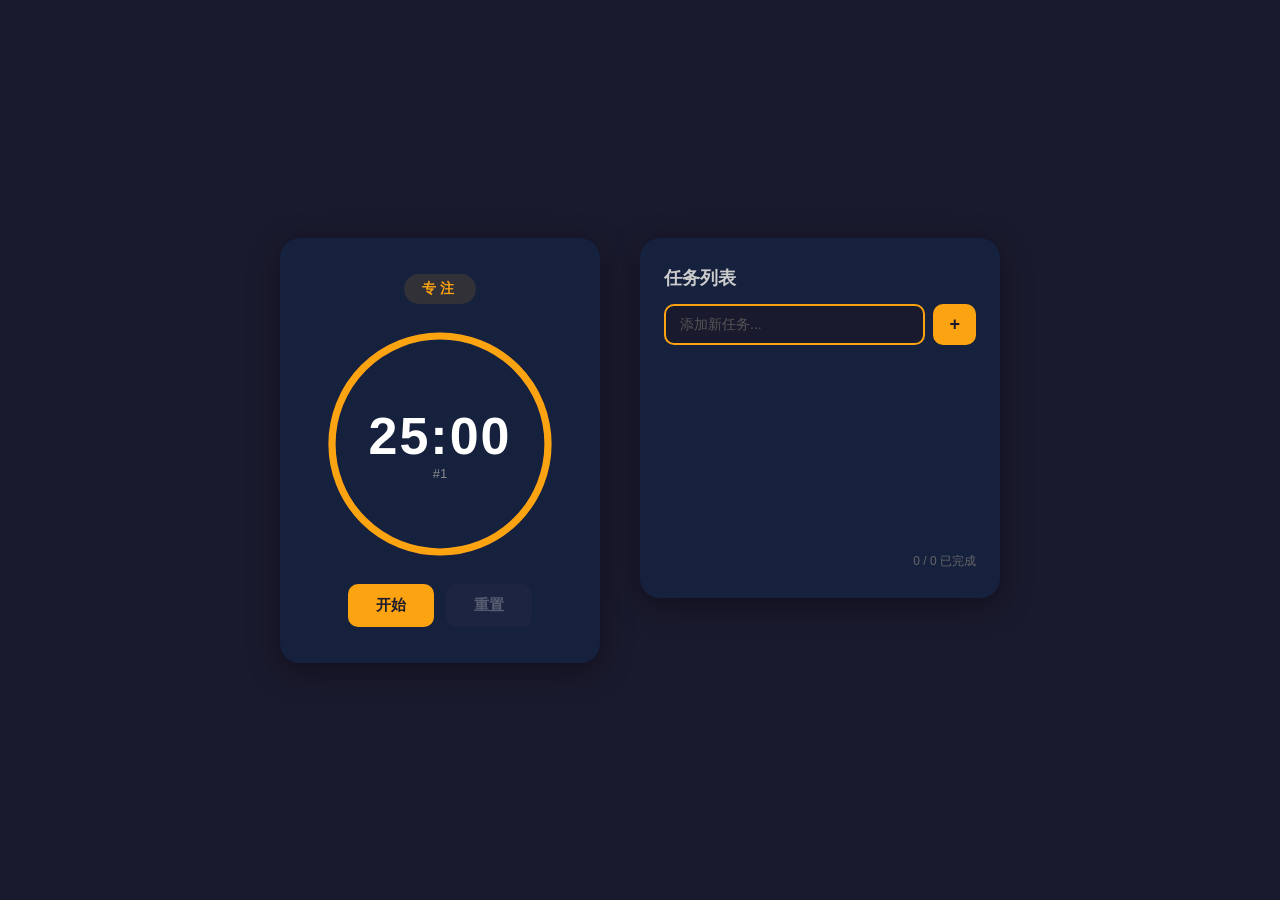
<file: pomodoro/index.html>
<!DOCTYPE html>
<html lang="zh-CN">
<head>
  <meta charset="UTF-8">
  <meta name="viewport" content="width=device-width, initial-scale=1.0">
  <title>番茄钟</title>
  <link rel="stylesheet" href="style.css">
</head>
<body>
  <div class="container">
    <main class="timer-panel">
      <div class="phase-indicator" id="phase-label">专注</div>
      <div class="timer-ring">
        <svg viewBox="0 0 200 200">
          <circle class="track" cx="100" cy="100" r="90" />
          <circle class="progress" id="progress-ring" cx="100" cy="100" r="90"
                  stroke-dasharray="565.49" stroke-dashoffset="0" />
        </svg>
        <div class="timer-display">
          <span class="time" id="timer-display">25:00</span>
          <span class="cycle-count" id="cycle-count">#1</span>
        </div>
      </div>
      <div class="controls">
        <button class="btn btn-primary" id="btn-start">开始</button>
        <button class="btn btn-secondary" id="btn-reset" disabled>重置</button>
      </div>
    </main>

    <aside class="task-panel">
      <h2>任务列表</h2>
      <div class="task-input-row">
        <input type="text" id="task-input" placeholder="添加新任务..." maxlength="120">
        <button class="btn btn-add" id="btn-add-task">+</button>
      </div>
      <ul class="task-list" id="task-list"></ul>
      <div class="task-footer">
        <span id="completed-count">0</span> / <span id="total-count">0</span> 已完成
      </div>
    </aside>
  </div>

  <script src="app.js"></script>
</body>
</html>
</file>
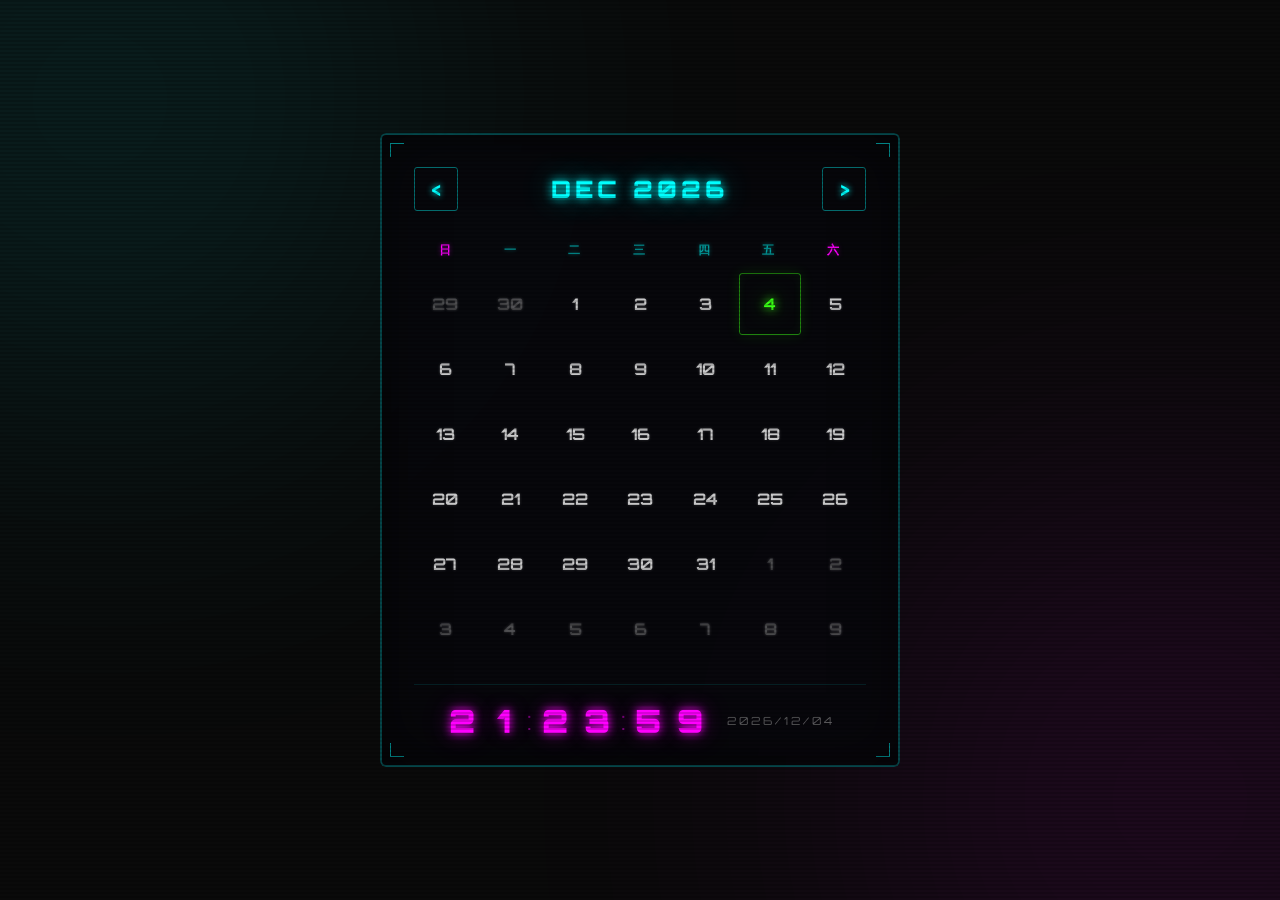
<file: calendar.html>
<!DOCTYPE html>
<html lang="zh-CN">
<head>
<meta charset="UTF-8">
<meta name="viewport" content="width=device-width, initial-scale=1.0">
<title>电子日历</title>
<style>
  @import url('https://fonts.googleapis.com/css2?family=Orbitron:wght@400;700;900&display=swap');

  *, *::before, *::after { box-sizing: border-box; margin: 0; padding: 0; }

  body {
    min-height: 100vh;
    display: flex; align-items: center; justify-content: center;
    background: #0a0a0a;
    font-family: 'Orbitron', monospace;
    overflow: hidden;
  }

  /* ---- scanlines ---- */
  body::after {
    content: '';
    position: fixed; inset: 0;
    background: repeating-linear-gradient(
      0deg,
      transparent,
      transparent 2px,
      rgba(0,0,0,.15) 2px,
      rgba(0,0,0,.15) 4px
    );
    pointer-events: none; z-index: 999;
  }

  /* ---- ambient glow ---- */
  .ambient {
    position: fixed;
    width: 600px; height: 600px;
    border-radius: 50%;
    filter: blur(180px);
    opacity: .12;
    pointer-events: none; z-index: 0;
  }
  .ambient.a1 { top: -200px; left: -200px; background: #00ffff; }
  .ambient.a2 { bottom: -200px; right: -200px; background: #ff00ff; }

  /* ---- main card ---- */
  .calendar {
    position: relative; z-index: 1;
    width: 520px; max-width: 95vw;
    padding: 2rem 2rem 1.5rem;
    background: rgba(8,8,12,.92);
    border: 2px solid rgba(0,255,255,.25);
    border-radius: 6px;
    box-shadow:
      0 0 30px rgba(0,255,255,.08),
      inset 0 0 60px rgba(0,0,0,.5);
    clip-path: inset(0 round 6px);
  }

  /* ---- header ---- */
  .header {
    display: flex; align-items: center; justify-content: space-between;
    margin-bottom: 1.5rem;
  }

  .nav-btn {
    background: transparent;
    border: 1px solid rgba(0,255,255,.4);
    color: #00ffff;
    font-family: 'Orbitron', monospace;
    font-size: 1.2rem; font-weight: 700;
    width: 44px; height: 44px;
    cursor: pointer;
    border-radius: 3px;
    transition: all .2s;
    text-shadow: 0 0 6px #00ffff;
  }
  .nav-btn:hover {
    border-color: #00ffff;
    box-shadow: 0 0 16px rgba(0,255,255,.35), inset 0 0 10px rgba(0,255,255,.08);
    background: rgba(0,255,255,.06);
  }
  .nav-btn:active { transform: scale(.93); }

  .month-year {
    font-size: 1.5rem; font-weight: 900;
    color: #00ffff;
    text-shadow:
      0 0 10px #00ffff,
      0 0 30px rgba(0,255,255,.4),
      0 0 50px rgba(0,255,255,.15);
    letter-spacing: 4px;
    text-transform: uppercase;
    user-select: none;
  }

  /* ---- weekdays ---- */
  .weekdays {
    display: grid; grid-template-columns: repeat(7, 1fr);
    text-align: center;
    margin-bottom: .5rem;
  }
  .weekdays span {
    font-size: .75rem; font-weight: 700;
    color: rgba(0,255,255,.55);
    text-shadow: 0 0 4px rgba(0,255,255,.3);
    letter-spacing: 2px;
    padding: .4rem 0;
  }
  .weekdays span:first-child,
  .weekdays span:last-child {
    color: #ff00ff;
    text-shadow: 0 0 5px rgba(255,0,255,.4);
  }

  /* ---- days grid ---- */
  .days {
    display: grid; grid-template-columns: repeat(7, 1fr);
    gap: 3px;
  }
  .day {
    aspect-ratio: 1 / 1;
    display: flex; align-items: center; justify-content: center;
    font-size: 1rem; font-weight: 700;
    color: rgba(255,255,255,.75);
    border: 1px solid transparent;
    border-radius: 3px;
    cursor: default;
    transition: all .18s;
    position: relative;
    text-shadow: 0 0 3px rgba(255,255,255,.2);
    user-select: none;
  }
  .day.other-month { color: rgba(255,255,255,.18); }
  .day:not(.other-month):hover {
    border-color: rgba(0,255,255,.5);
    color: #00ffff;
    text-shadow: 0 0 10px #00ffff, 0 0 20px rgba(0,255,255,.5);
    box-shadow: 0 0 12px rgba(0,255,255,.15), inset 0 0 8px rgba(0,255,255,.06);
    transform: translateY(-1px);
  }
  .day.today {
    border: 1px solid rgba(57,255,20,.5);
    color: #39ff14;
    text-shadow: 0 0 10px #39ff14, 0 0 24px rgba(57,255,20,.5);
    box-shadow: 0 0 14px rgba(57,255,20,.12), inset 0 0 8px rgba(57,255,20,.06);
  }
  .day.today:hover {
    border-color: #39ff14;
    box-shadow: 0 0 22px rgba(57,255,20,.25), inset 0 0 14px rgba(57,255,20,.1);
  }

  /* ---- clock ---- */
  .clock-section {
    margin-top: 1.5rem;
    padding-top: 1rem;
    border-top: 1px solid rgba(0,255,255,.12);
    display: flex; align-items: center; justify-content: center;
    gap: 6px;
  }
  .clock-digit {
    font-family: 'Orbitron', monospace;
    font-size: 2rem; font-weight: 900;
    color: #ff00ff;
    text-shadow:
      0 0 8px #ff00ff,
      0 0 20px rgba(255,0,255,.4),
      0 0 40px rgba(255,0,255,.15);
    letter-spacing: 1px;
    min-width: 2.2rem; text-align: center;
  }
  .clock-colon {
    font-size: 1.5rem;
    color: rgba(255,0,255,.5);
    animation: blink 1s step-end infinite;
    text-shadow: 0 0 6px rgba(255,0,255,.3);
  }
  @keyframes blink {
    50% { opacity: .15; }
  }
  .clock-date {
    font-size: .7rem; color: rgba(255,255,255,.35);
    letter-spacing: 3px;
    margin-left: .8rem;
  }

  /* ---- corner decorations ---- */
  .corner {
    position: absolute;
    width: 14px; height: 14px;
    border-color: rgba(0,255,255,.5);
    border-style: solid;
    z-index: 2;
  }
  .corner.tl { top: 8px; left: 8px; border-width: 1px 0 0 1px; }
  .corner.tr { top: 8px; right: 8px; border-width: 1px 1px 0 0; }
  .corner.bl { bottom: 8px; left: 8px; border-width: 0 0 1px 1px; }
  .corner.br { bottom: 8px; right: 8px; border-width: 0 1px 1px 0; }

  /* ---- glitch title ---- */
  .glitch-title {
    position: absolute; top: -14px; left: 20px;
    background: #0a0a0a;
    padding: 0 10px;
    font-size: .6rem; font-weight: 700;
    letter-spacing: 4px;
    color: rgba(0,255,255,.5);
    text-shadow: 0 0 5px rgba(0,255,255,.3);
    z-index: 2;
  }
</style>
</head>
<body>

<div class="ambient a1"></div>
<div class="ambient a2"></div>

<div class="calendar">
  <div class="corner tl"></div><div class="corner tr"></div>
  <div class="corner bl"></div><div class="corner br"></div>
  <div class="glitch-title">CALENDAR</div>

  <div class="header">
    <button class="nav-btn" id="prevBtn">&lt;</button>
    <div class="month-year" id="monthYear"></div>
    <button class="nav-btn" id="nextBtn">&gt;</button>
  </div>

  <div class="weekdays">
    <span>日</span><span>一</span><span>二</span><span>三</span>
    <span>四</span><span>五</span><span>六</span>
  </div>

  <div class="days" id="daysGrid"></div>

  <div class="clock-section">
    <span class="clock-digit" id="h1">0</span>
    <span class="clock-digit" id="h2">0</span>
    <span class="clock-colon">:</span>
    <span class="clock-digit" id="m1">0</span>
    <span class="clock-digit" id="m2">0</span>
    <span class="clock-colon">:</span>
    <span class="clock-digit" id="s1">0</span>
    <span class="clock-digit" id="s2">0</span>
    <span class="clock-date" id="clockDate"></span>
  </div>
</div>

<script>
  (function() {
    const monthYearEl = document.getElementById('monthYear');
    const daysGrid = document.getElementById('daysGrid');
    const prevBtn = document.getElementById('prevBtn');
    const nextBtn = document.getElementById('nextBtn');

    let current = new Date();
    const today = new Date();
    today.setHours(0, 0, 0, 0);

    const MONTHS = ['JAN','FEB','MAR','APR','MAY','JUN','JUL','AUG','SEP','OCT','NOV','DEC'];

    function render(year, month) {
      monthYearEl.textContent = MONTHS[month] + ' ' + year.toString().padStart(4, '0');

      const firstDay = new Date(year, month, 1).getDay();
      const daysInMonth = new Date(year, month + 1, 0).getDate();
      const daysInPrev = new Date(year, month, 0).getDate();

      let html = '';
      // previous month tail
      for (let i = firstDay - 1; i >= 0; i--) {
        html += `<div class="day other-month">${daysInPrev - i}</div>`;
      }
      // current month
      for (let d = 1; d <= daysInMonth; d++) {
        const isToday = year === today.getFullYear() &&
                        month === today.getMonth() &&
                        d === today.getDate();
        html += `<div class="day${isToday ? ' today' : ''}">${d}</div>`;
      }
      // next month head
      const remaining = 42 - (firstDay + daysInMonth);
      for (let d = 1; d <= remaining; d++) {
        html += `<div class="day other-month">${d}</div>`;
      }

      daysGrid.innerHTML = html;
    }

    function navigate(delta) {
      current.setMonth(current.getMonth() + delta);
      render(current.getFullYear(), current.getMonth());
    }

    prevBtn.addEventListener('click', function() { navigate(-1); });
    nextBtn.addEventListener('click', function() { navigate(1); });

    // keyboard nav
    document.addEventListener('keydown', function(e) {
      if (e.key === 'ArrowLeft') navigate(-1);
      if (e.key === 'ArrowRight') navigate(1);
    });

    // ---- clock ----
    function pad2(n) { return n.toString().padStart(2, '0').split(''); }

    function updateClock() {
      var now = new Date();
      var h = pad2(now.getHours());
      var m = pad2(now.getMinutes());
      var s = pad2(now.getSeconds());
      document.getElementById('h1').textContent = h[0];
      document.getElementById('h2').textContent = h[1];
      document.getElementById('m1').textContent = m[0];
      document.getElementById('m2').textContent = m[1];
      document.getElementById('s1').textContent = s[0];
      document.getElementById('s2').textContent = s[1];

      var y = now.getFullYear();
      var mo = pad2(now.getMonth() + 1);
      var d = pad2(now.getDate());
      document.getElementById('clockDate').textContent =
        y + '/' + mo.join('') + '/' + d.join('');
    }

    // initial render
    render(today.getFullYear(), today.getMonth());
    current = new Date(today);
    updateClock();
    setInterval(updateClock, 1000);
  })();
</script>
</body>
</html>
</file>
<file: pomodoro/style.css>
* {
  margin: 0;
  padding: 0;
  box-sizing: border-box;
}

body {
  font-family: -apple-system, BlinkMacSystemFont, 'Segoe UI', Roboto, sans-serif;
  background: #1a1a2e;
  color: #e0e0e0;
  min-height: 100vh;
  display: flex;
  justify-content: center;
  align-items: center;
  padding: 20px;
}

.container {
  display: flex;
  gap: 40px;
  max-width: 720px;
  width: 100%;
  align-items: flex-start;
}

/* ===== Timer Panel ===== */
.timer-panel {
  flex: 0 0 320px;
  display: flex;
  flex-direction: column;
  align-items: center;
  gap: 20px;
  background: #16213e;
  border-radius: 20px;
  padding: 36px 28px;
  box-shadow: 0 8px 32px rgba(0,0,0,0.4);
}

.phase-indicator {
  font-size: 14px;
  font-weight: 600;
  text-transform: uppercase;
  letter-spacing: 4px;
  color: #fca311;
  background: rgba(252,163,17,0.12);
  padding: 6px 18px;
  border-radius: 20px;
}

.timer-ring {
  position: relative;
  width: 240px;
  height: 240px;
}

.timer-ring svg {
  transform: rotate(-90deg);
  width: 100%;
  height: 100%;
}

.track {
  fill: none;
  stroke: #2a2a4a;
  stroke-width: 6;
}

.progress {
  fill: none;
  stroke: #fca311;
  stroke-width: 6;
  stroke-linecap: round;
  transition: stroke-dashoffset 0.3s ease, stroke 0.5s;
}

.timer-display {
  position: absolute;
  inset: 0;
  display: flex;
  flex-direction: column;
  justify-content: center;
  align-items: center;
  gap: 2px;
}

.time {
  font-size: 52px;
  font-weight: 700;
  font-variant-numeric: tabular-nums;
  letter-spacing: 2px;
  color: #ffffff;
}

.cycle-count {
  font-size: 13px;
  color: #888;
  font-weight: 500;
  margin-top: -2px;
}

.controls {
  display: flex;
  gap: 12px;
}

.btn {
  border: none;
  border-radius: 10px;
  padding: 12px 28px;
  font-size: 15px;
  font-weight: 600;
  cursor: pointer;
  transition: background 0.2s, opacity 0.2s, transform 0.1s;
}

.btn:active {
  transform: scale(0.96);
}

.btn:disabled {
  opacity: 0.35;
  cursor: not-allowed;
}

.btn-primary {
  background: #fca311;
  color: #1a1a2e;
}

.btn-primary:hover:not(:disabled) {
  background: #e59400;
}

.btn-secondary {
  background: #2a2a4a;
  color: #ccc;
}

.btn-secondary:hover:not(:disabled) {
  background: #3a3a5a;
}

/* ===== Task Panel ===== */
.task-panel {
  flex: 1;
  min-width: 260px;
  background: #16213e;
  border-radius: 20px;
  padding: 28px 24px;
  box-shadow: 0 8px 32px rgba(0,0,0,0.4);
  display: flex;
  flex-direction: column;
  min-height: 360px;
}

.task-panel h2 {
  font-size: 18px;
  font-weight: 600;
  margin-bottom: 14px;
  color: #ccc;
}

.task-input-row {
  display: flex;
  gap: 8px;
  margin-bottom: 16px;
}

#task-input {
  flex: 1;
  padding: 10px 14px;
  border-radius: 10px;
  border: 2px solid #2a2a4a;
  background: #1a1a2e;
  color: #e0e0e0;
  font-size: 14px;
  outline: none;
  transition: border-color 0.2s;
}

#task-input:focus {
  border-color: #fca311;
}

#task-input::placeholder {
  color: #555;
}

.btn-add {
  background: #fca311;
  color: #1a1a2e;
  padding: 10px 16px;
  font-size: 18px;
  border-radius: 10px;
}

.btn-add:hover {
  background: #e59400;
}

.task-list {
  list-style: none;
  flex: 1;
  overflow-y: auto;
  display: flex;
  flex-direction: column;
  gap: 6px;
  max-height: 280px;
  padding-right: 4px;
}

.task-list::-webkit-scrollbar {
  width: 4px;
}

.task-list::-webkit-scrollbar-thumb {
  background: #2a2a4a;
  border-radius: 2px;
}

.task-item {
  display: flex;
  align-items: center;
  gap: 10px;
  padding: 10px 12px;
  border-radius: 10px;
  background: #1a1a2e;
  transition: background 0.2s, border-color 0.2s;
  border: 2px solid transparent;
  cursor: default;
}

.task-item:hover {
  background: #222244;
}

.task-item.active {
  border-color: #fca311;
  background: rgba(252,163,17,0.06);
}

.task-checkbox {
  flex-shrink: 0;
  width: 20px;
  height: 20px;
  accent-color: #fca311;
  cursor: pointer;
}

.task-text {
  flex: 1;
  font-size: 14px;
  line-height: 1.4;
  word-break: break-word;
}

.task-text.done {
  text-decoration: line-through;
  color: #666;
}

.task-pomo-badge {
  flex-shrink: 0;
  font-size: 11px;
  color: #fca311;
  background: rgba(252,163,17,0.12);
  padding: 2px 8px;
  border-radius: 10px;
  min-width: 28px;
  text-align: center;
}

.task-delete {
  flex-shrink: 0;
  background: none;
  border: none;
  color: #555;
  font-size: 16px;
  cursor: pointer;
  padding: 2px 6px;
  border-radius: 6px;
  transition: color 0.2s, background 0.2s;
  line-height: 1;
}

.task-delete:hover {
  color: #e74c3c;
  background: rgba(231,76,60,0.12);
}

.task-select {
  flex-shrink: 0;
  background: none;
  border: 1px solid #555;
  color: #888;
  font-size: 11px;
  cursor: pointer;
  padding: 3px 8px;
  border-radius: 6px;
  transition: all 0.2s;
}

.task-select:hover {
  border-color: #fca311;
  color: #fca311;
}

.task-item.active .task-select {
  border-color: #fca311;
  color: #fca311;
  background: rgba(252,163,17,0.12);
}

.task-footer {
  margin-top: 14px;
  font-size: 12px;
  color: #666;
  text-align: right;
}

/* ===== Responsive ===== */
@media (max-width: 640px) {
  .container {
    flex-direction: column;
    align-items: center;
    gap: 24px;
  }

  .timer-panel {
    flex: 0 0 auto;
    width: 100%;
    max-width: 340px;
  }

  .task-panel {
    width: 100%;
    max-width: 400px;
    min-height: auto;
  }

  .time {
    font-size: 44px;
  }
}
</file>
